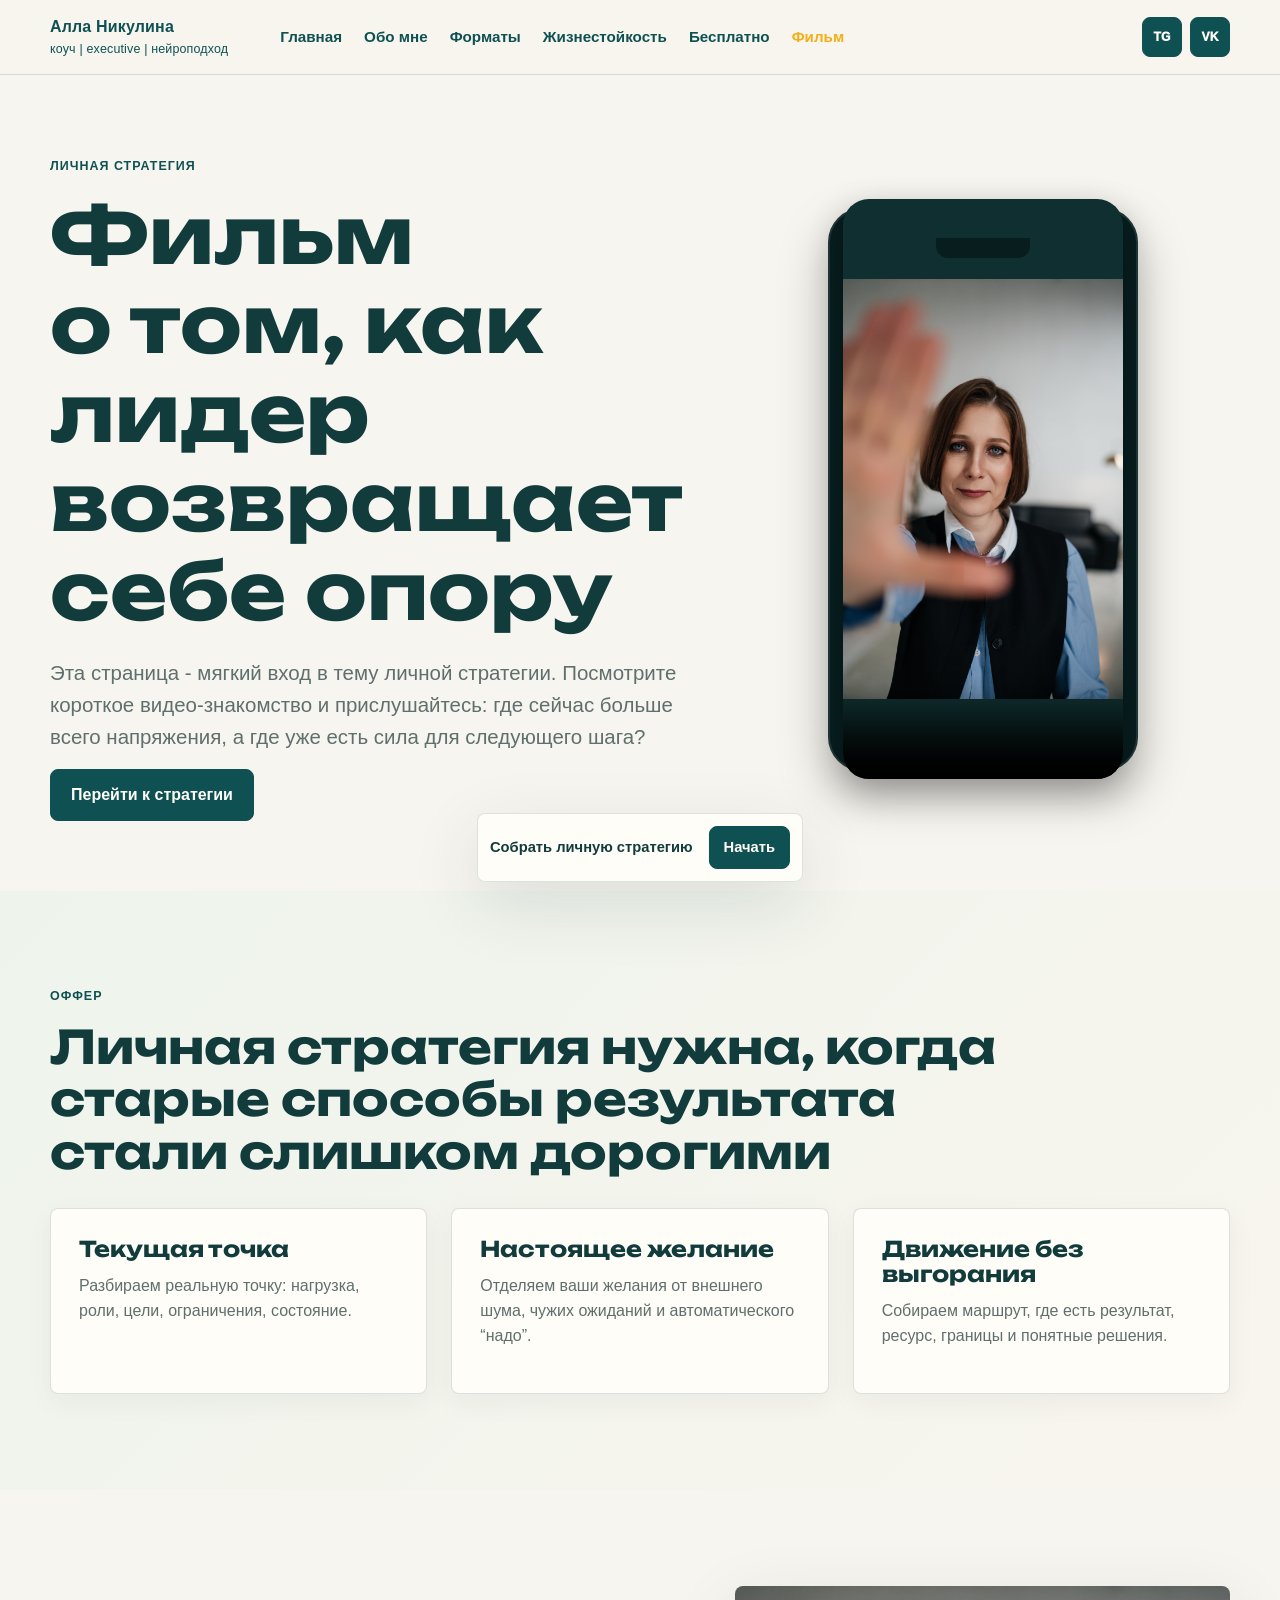
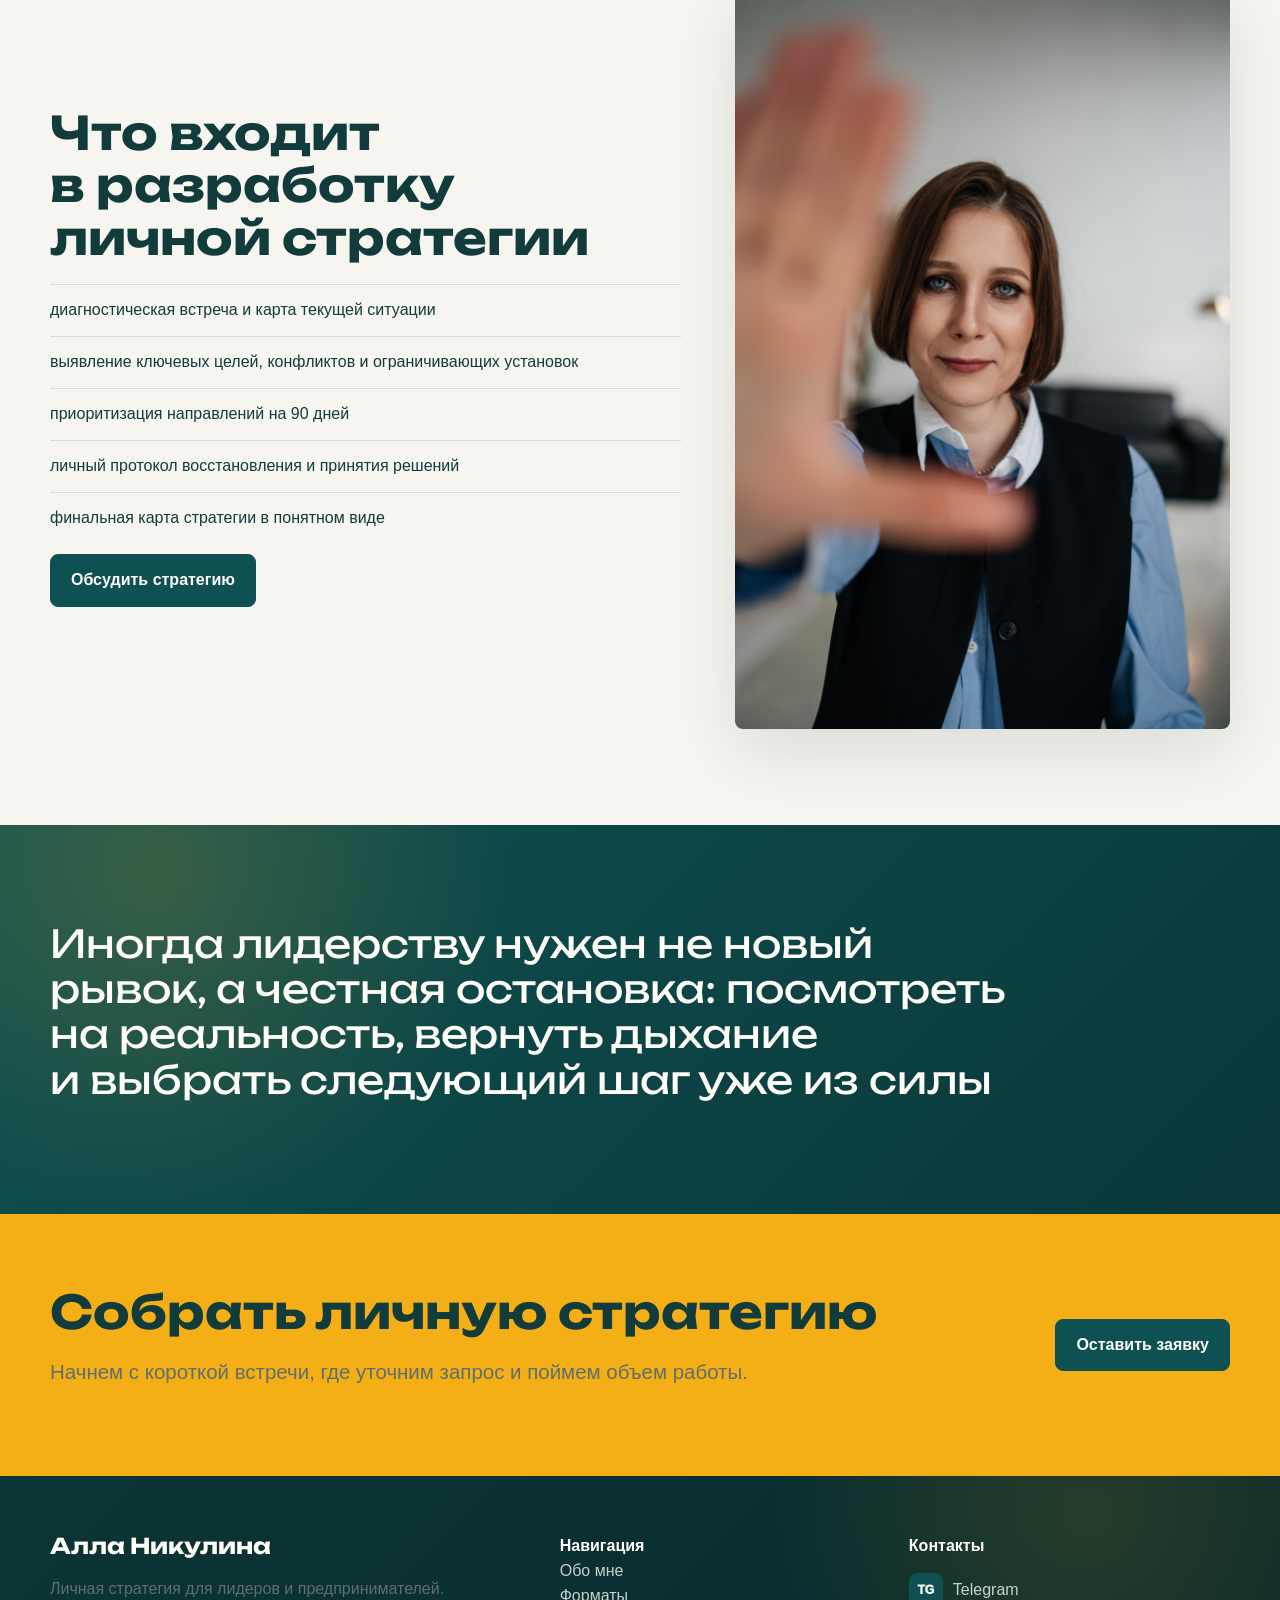
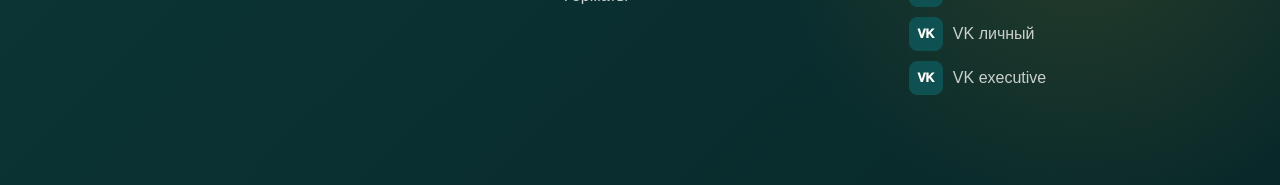
<file: docs/film.html>
<!doctype html>
<html lang="ru">
<head>
  <meta charset="utf-8"><meta name="viewport" content="width=device-width, initial-scale=1">
  <title>Фильм и личная стратегия - Алла Никулина</title>
  <link rel="stylesheet" href="assets/css/styles.css">
</head>
<body>
  <header class="topbar"><div class="container nav"><a class="brand" href="index.html">Алла Никулина <span>коуч | executive | нейроподход</span></a><nav class="menu"><a href="index.html">Главная</a><a href="about.html">Обо мне</a><a href="formats.html">Форматы</a><a href="resilience.html">Жизнестойкость</a><a href="resources.html">Бесплатно</a><a class="active" href="film.html">Фильм</a></nav><a class="btn small primary js-open-form" href="#contact-form">Записаться</a><button class="nav-toggle" type="button">Меню</button></div></header>
  <main>
    <section class="page-hero">
      <div class="container split">
        <div data-reveal>
          <div class="eyebrow">Личная стратегия</div>
          <h1>Фильм о том, как лидер возвращает себе опору</h1>
          <p class="lead">Эта страница - мягкий вход в тему личной стратегии. Посмотрите короткое видео-знакомство и прислушайтесь: где сейчас больше всего напряжения, а где уже есть сила для следующего шага?</p>
          <a class="btn primary" href="#strategy">Перейти к стратегии</a>
        </div>
        <div class="video-box phone-video" data-reveal><video controls preload="metadata" poster="assets/img/alla-close.jpg"></video></div>
      </div>
    </section>
    <section class="section soft" id="strategy">
      <div class="container">
        <div class="eyebrow" data-reveal>Оффер</div>
        <h2 data-reveal>Личная стратегия нужна, когда старые способы результата стали слишком дорогими</h2>
        <div class="grid-3" style="margin-top:30px">
          <article class="card" data-reveal><h3>Текущая точка</h3><p class="muted">Разбираем реальную точку: нагрузка, роли, цели, ограничения, состояние.</p></article>
          <article class="card" data-reveal><h3>Настоящее желание</h3><p class="muted">Отделяем ваши желания от внешнего шума, чужих ожиданий и автоматического “надо”.</p></article>
          <article class="card" data-reveal><h3>Движение без выгорания</h3><p class="muted">Собираем маршрут, где есть результат, ресурс, границы и понятные решения.</p></article>
        </div>
      </div>
    </section>
    <section class="section">
      <div class="container split reverse">
        <div data-reveal>
          <h2>Что входит в разработку личной стратегии</h2>
          <ul class="list"><li>диагностическая встреча и карта текущей ситуации</li><li>выявление ключевых целей, конфликтов и ограничивающих установок</li><li>приоритизация направлений на 90 дней</li><li>личный протокол восстановления и принятия решений</li><li>финальная карта стратегии в понятном виде</li></ul>
          <a class="btn primary js-open-form" href="#contact-form" style="margin-top:24px">Обсудить стратегию</a>
        </div>
        <div class="photo" data-reveal><img src="assets/img/alla-close.jpg" alt="Алла Никулина крупный портрет"></div>
      </div>
    </section>
    <section class="section dark">
      <div class="container">
        <p class="quote" data-reveal>Иногда лидерству нужен не новый рывок, а честная остановка: посмотреть на реальность, вернуть дыхание и выбрать следующий шаг уже из силы</p>
      </div>
    </section>
    <section class="cta-band"><div class="container cta-inner"><div><h2>Собрать личную стратегию</h2><p class="lead">Начнем с короткой встречи, где уточним запрос и поймем объем работы.</p></div><a class="btn primary js-open-form" href="#contact-form">Оставить заявку</a></div></section>
  </main>
  <footer class="footer"><div class="container footer-grid"><div><h3>Алла Никулина</h3><p class="muted">Личная стратегия для лидеров и предпринимателей.</p></div><div><strong>Навигация</strong><p><a href="about.html">Обо мне</a><br><a href="formats.html">Форматы</a></p></div><div><strong>Контакты</strong><div class="contact-list"><a class="contact-link" href="https://t.me/coach_nikulina_alla"><span class="icon-link">TG</span><span>Telegram</span></a><a class="contact-link" href="https://vk.com/coach_nikulina_alla"><span class="icon-link">VK</span><span>VK личный</span></a><a class="contact-link" href="https://vk.com/neurocoach_nikulina"><span class="icon-link">VK</span><span>VK executive</span></a></div></div></div></footer>
  <div class="float-cta"><p>Собрать личную стратегию</p><a class="btn small primary js-open-form" href="#contact-form">Начать</a></div><script src="assets/js/main.js"></script>
</body>
</html>
</file>
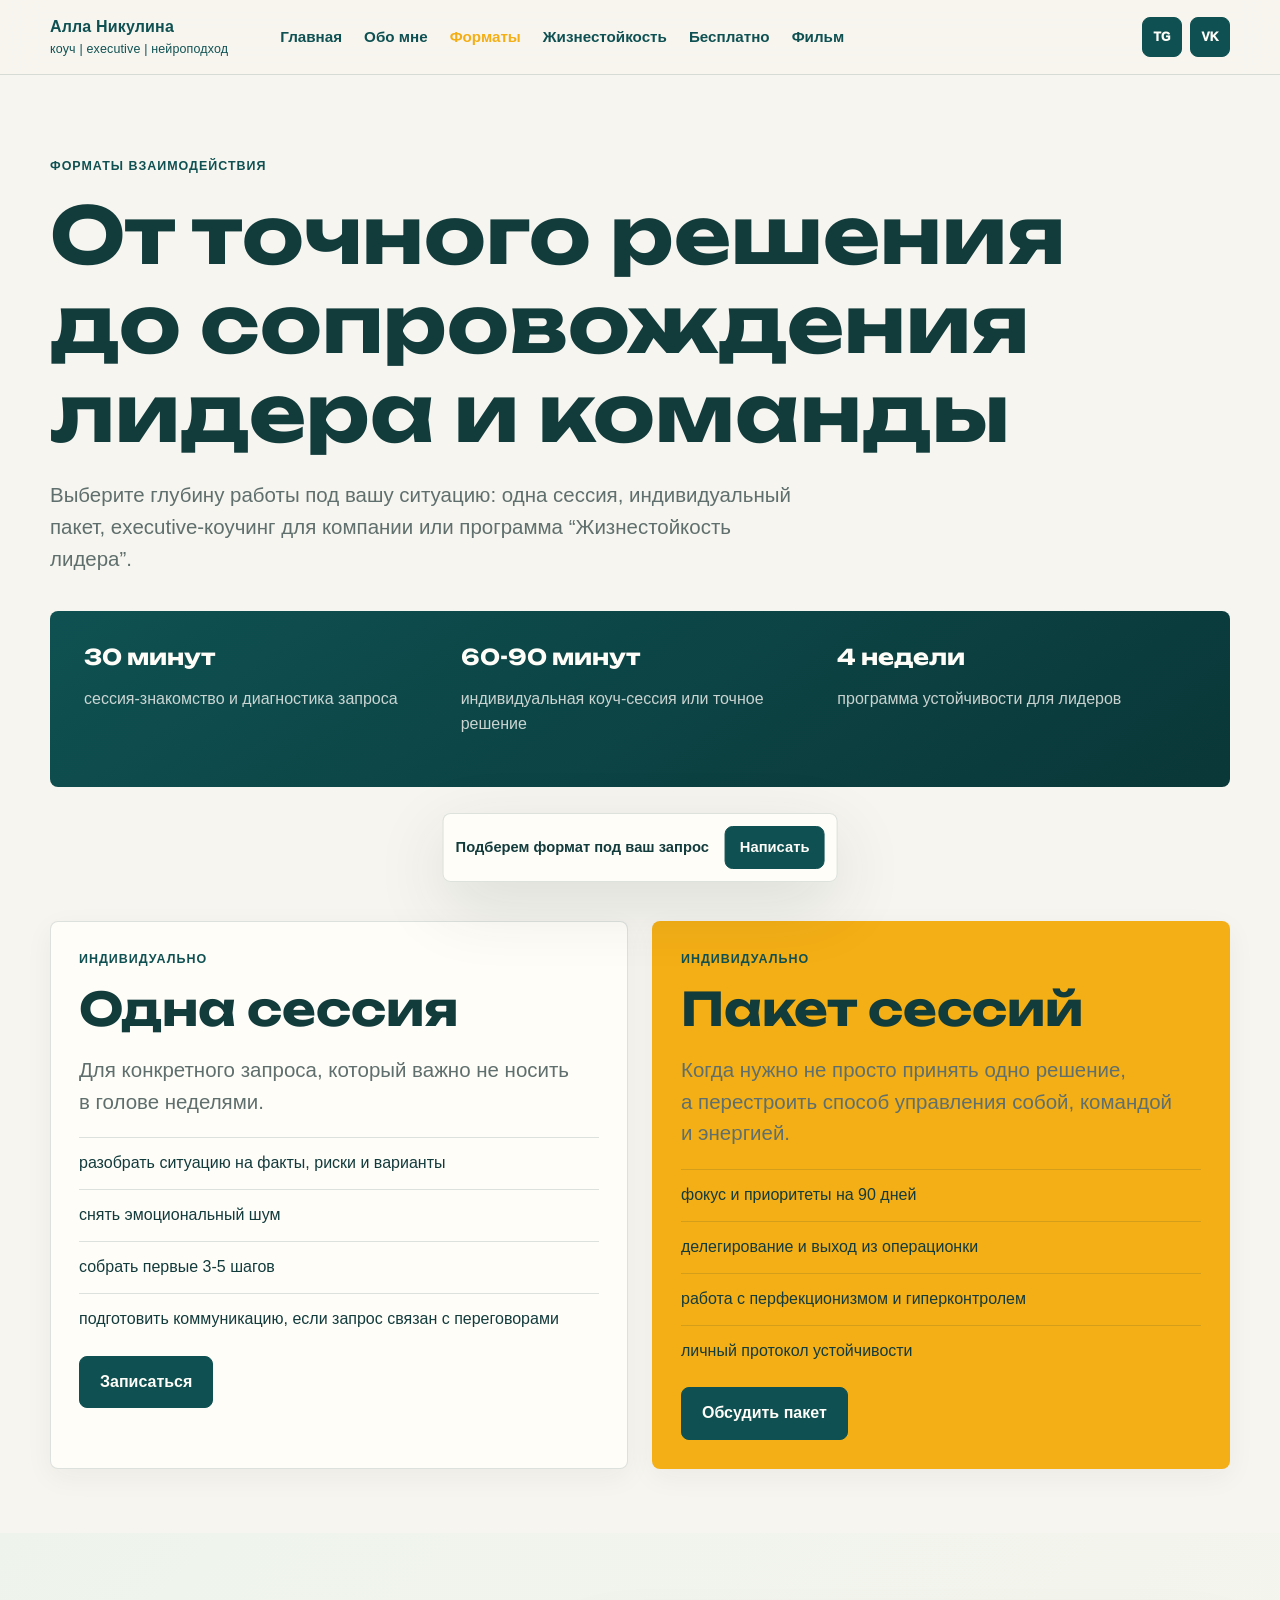
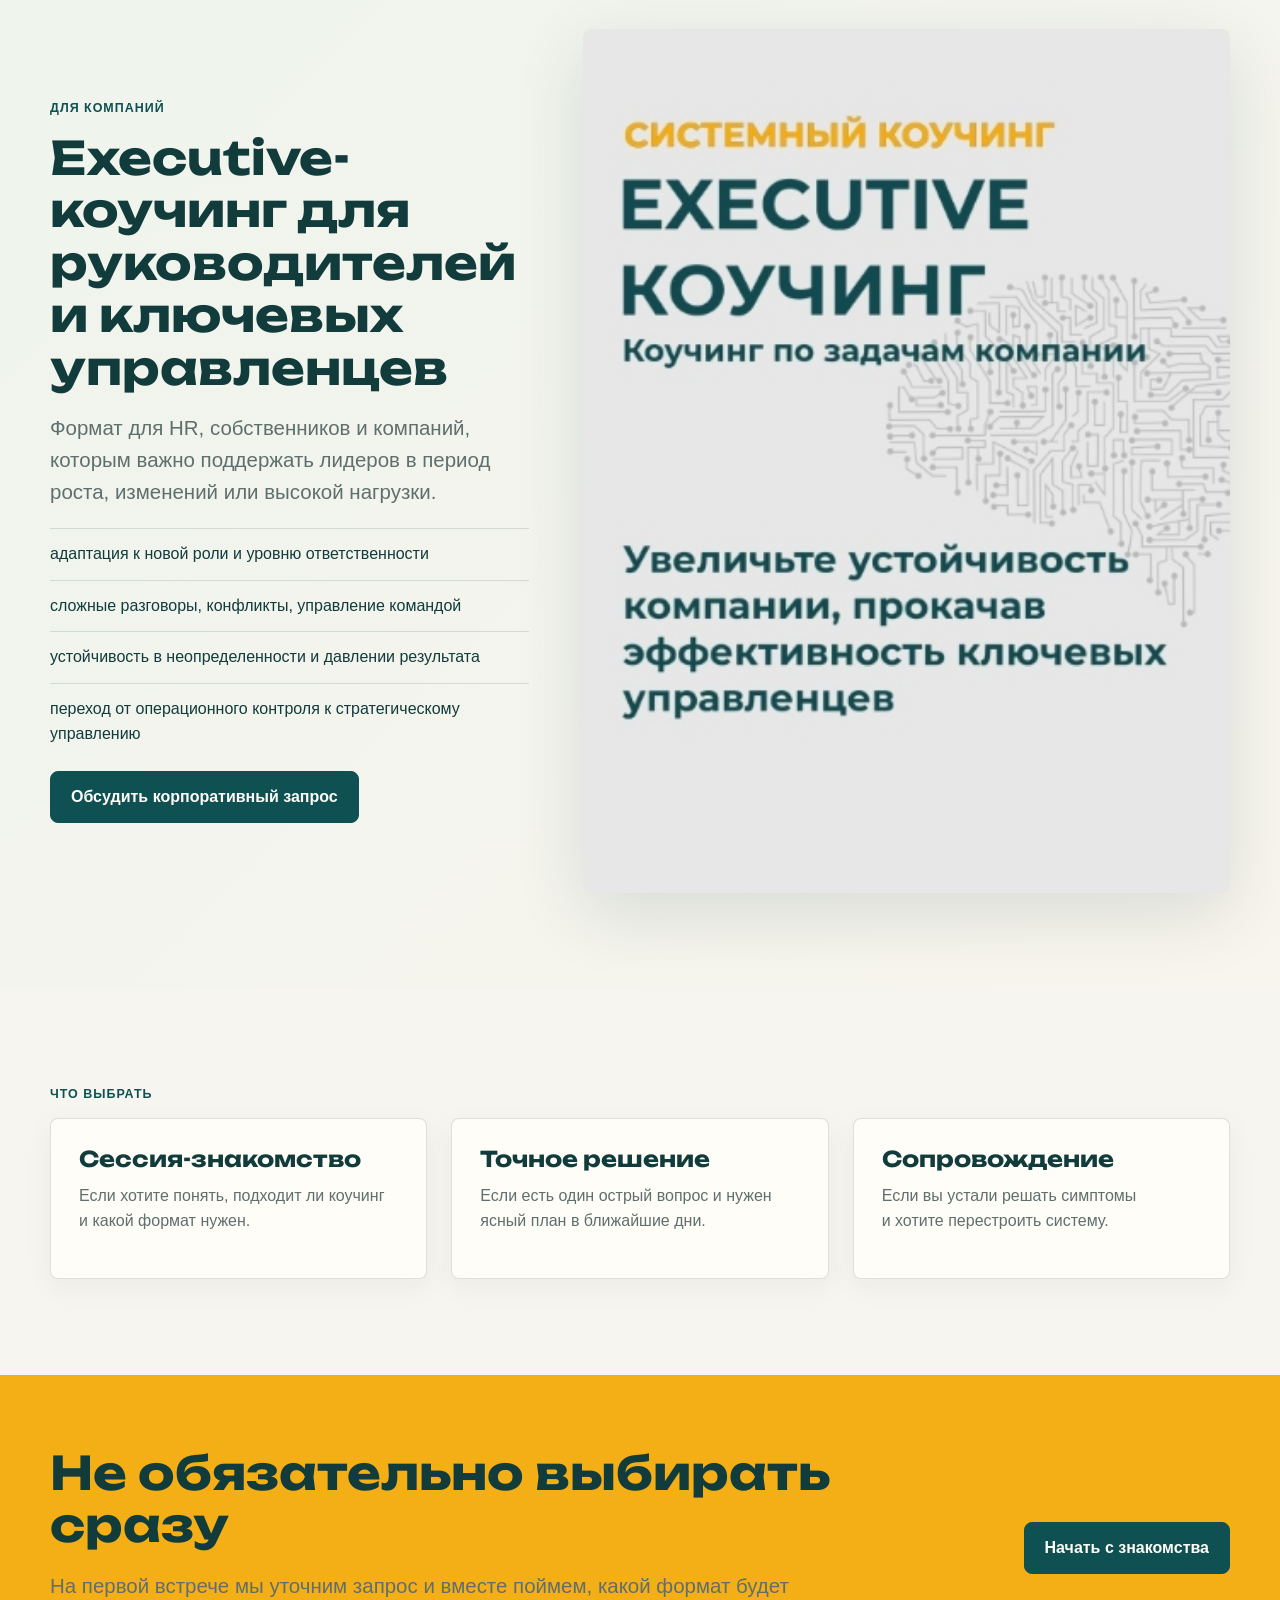
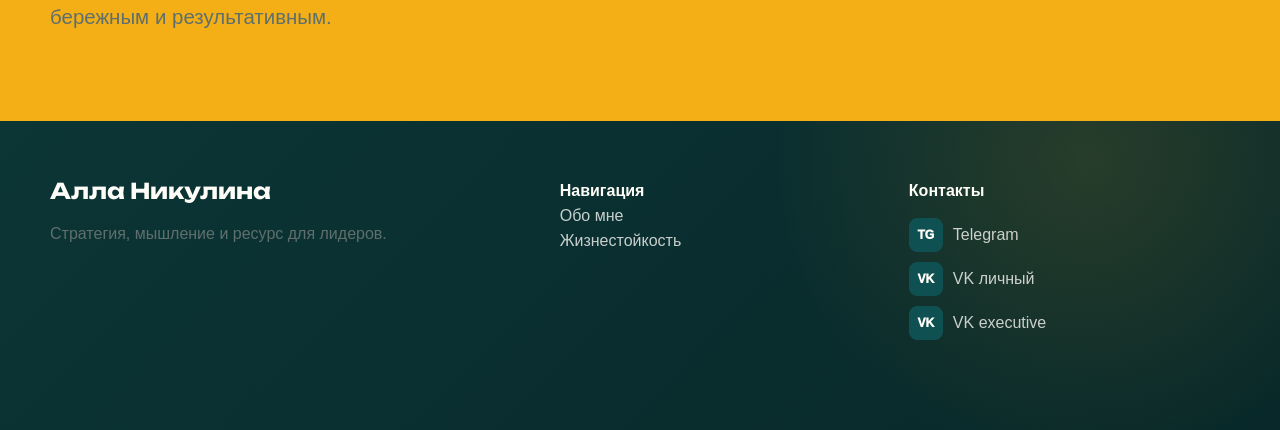
<file: docs/formats.html>
<!doctype html>
<html lang="ru">
<head>
  <meta charset="utf-8"><meta name="viewport" content="width=device-width, initial-scale=1">
  <title>Форматы работы - Алла Никулина</title>
  <link rel="stylesheet" href="assets/css/styles.css">
</head>
<body>
  <header class="topbar"><div class="container nav"><a class="brand" href="index.html">Алла Никулина <span>коуч | executive | нейроподход</span></a><nav class="menu"><a href="index.html">Главная</a><a href="about.html">Обо мне</a><a class="active" href="formats.html">Форматы</a><a href="resilience.html">Жизнестойкость</a><a href="resources.html">Бесплатно</a><a href="film.html">Фильм</a></nav><a class="btn small primary js-open-form" href="#contact-form">Записаться</a><button class="nav-toggle" type="button">Меню</button></div></header>
  <main>
    <section class="page-hero">
      <div class="container">
        <div class="eyebrow" data-reveal>Форматы взаимодействия</div>
        <h1 data-reveal>От точного решения до сопровождения лидера и команды</h1>
        <p class="lead" data-reveal>Выберите глубину работы под вашу ситуацию: одна сессия, индивидуальный пакет, executive-коучинг для компании или программа “Жизнестойкость лидера”.</p>
        <div class="hero-panel" data-reveal>
          <div><h3>30 минут</h3><p>сессия-знакомство и диагностика запроса</p></div>
          <div><h3>60-90 минут</h3><p>индивидуальная коуч-сессия или точное решение</p></div>
          <div><h3>4 недели</h3><p>программа устойчивости для лидеров</p></div>
        </div>
      </div>
    </section>
    <section class="section tight" id="individual">
      <div class="container grid-2">
        <article class="card" data-reveal>
          <div class="eyebrow">Индивидуально</div>
          <h2>Одна сессия</h2>
          <p class="lead">Для конкретного запроса, который важно не носить в голове неделями.</p>
          <ul class="list"><li>разобрать ситуацию на факты, риски и варианты</li><li>снять эмоциональный шум</li><li>собрать первые 3-5 шагов</li><li>подготовить коммуникацию, если запрос связан с переговорами</li></ul>
          <a class="btn primary js-open-form" href="#contact-form" style="margin-top:24px">Записаться</a>
        </article>
        <article class="card yellow" data-reveal>
          <div class="eyebrow">Индивидуально</div>
          <h2>Пакет сессий</h2>
          <p class="lead">Когда нужно не просто принять одно решение, а перестроить способ управления собой, командой и энергией.</p>
          <ul class="list"><li>фокус и приоритеты на 90 дней</li><li>делегирование и выход из операционки</li><li>работа с перфекционизмом и гиперконтролем</li><li>личный протокол устойчивости</li></ul>
          <a class="btn primary js-open-form" href="#contact-form" style="margin-top:24px">Обсудить пакет</a>
        </article>
      </div>
    </section>
    <section class="section soft" id="executive">
      <div class="container split">
        <div data-reveal>
          <div class="eyebrow">Для компаний</div>
          <h2>Executive-коучинг для руководителей и ключевых управленцев</h2>
          <p class="lead">Формат для HR, собственников и компаний, которым важно поддержать лидеров в период роста, изменений или высокой нагрузки.</p>
          <ul class="list"><li>адаптация к новой роли и уровню ответственности</li><li>сложные разговоры, конфликты, управление командой</li><li>устойчивость в неопределенности и давлении результата</li><li>переход от операционного контроля к стратегическому управлению</li></ul>
          <a class="btn primary" href="https://vk.com/neurocoach_nikulina" style="margin-top:24px">Обсудить корпоративный запрос</a>
        </div>
        <div class="photo" data-reveal><img src="assets/img/visual-executive.jpg" alt="Executive коучинг"></div>
      </div>
    </section>
    <section class="section">
      <div class="container">
        <div class="eyebrow" data-reveal>Что выбрать</div>
        <div class="grid-3">
          <article class="card" data-reveal><h3>Сессия-знакомство</h3><p class="muted">Если хотите понять, подходит ли коучинг и какой формат нужен.</p></article>
          <article class="card" data-reveal><h3>Точное решение</h3><p class="muted">Если есть один острый вопрос и нужен ясный план в ближайшие дни.</p></article>
          <article class="card" data-reveal><h3>Сопровождение</h3><p class="muted">Если вы устали решать симптомы и хотите перестроить систему.</p></article>
        </div>
      </div>
    </section>
    <section class="cta-band"><div class="container cta-inner"><div><h2>Не обязательно выбирать сразу</h2><p class="lead">На первой встрече мы уточним запрос и вместе поймем, какой формат будет бережным и результативным.</p></div><a class="btn primary js-open-form" href="#contact-form">Начать с знакомства</a></div></section>
  </main>
  <footer class="footer"><div class="container footer-grid"><div><h3>Алла Никулина</h3><p class="muted">Стратегия, мышление и ресурс для лидеров.</p></div><div><strong>Навигация</strong><p><a href="about.html">Обо мне</a><br><a href="resilience.html">Жизнестойкость</a></p></div><div><strong>Контакты</strong><div class="contact-list"><a class="contact-link" href="https://t.me/coach_nikulina_alla"><span class="icon-link">TG</span><span>Telegram</span></a><a class="contact-link" href="https://vk.com/coach_nikulina_alla"><span class="icon-link">VK</span><span>VK личный</span></a><a class="contact-link" href="https://vk.com/neurocoach_nikulina"><span class="icon-link">VK</span><span>VK executive</span></a></div></div></div></footer>
  <div class="float-cta"><p>Подберем формат под ваш запрос</p><a class="btn small primary" href="https://t.me/coach_nikulina_alla">Написать</a></div><script src="assets/js/main.js"></script>
</body>
</html>
</file>
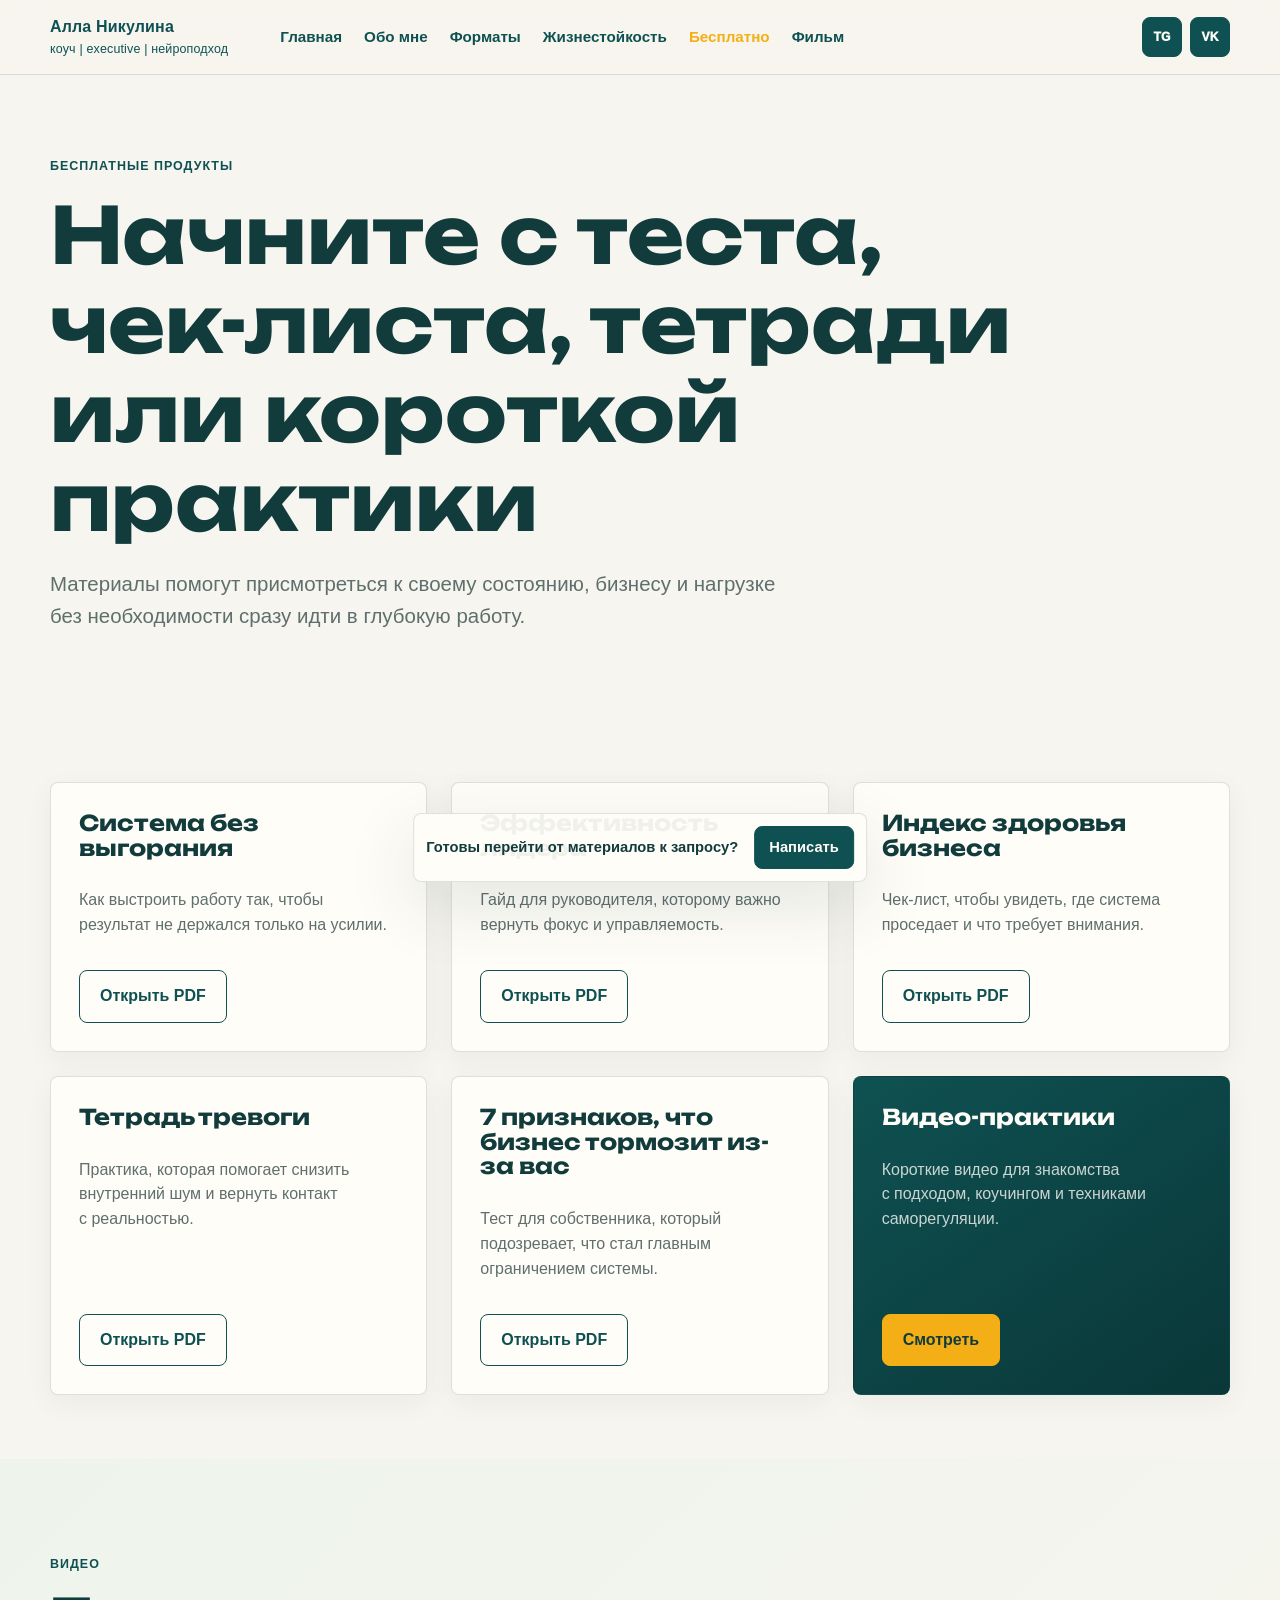
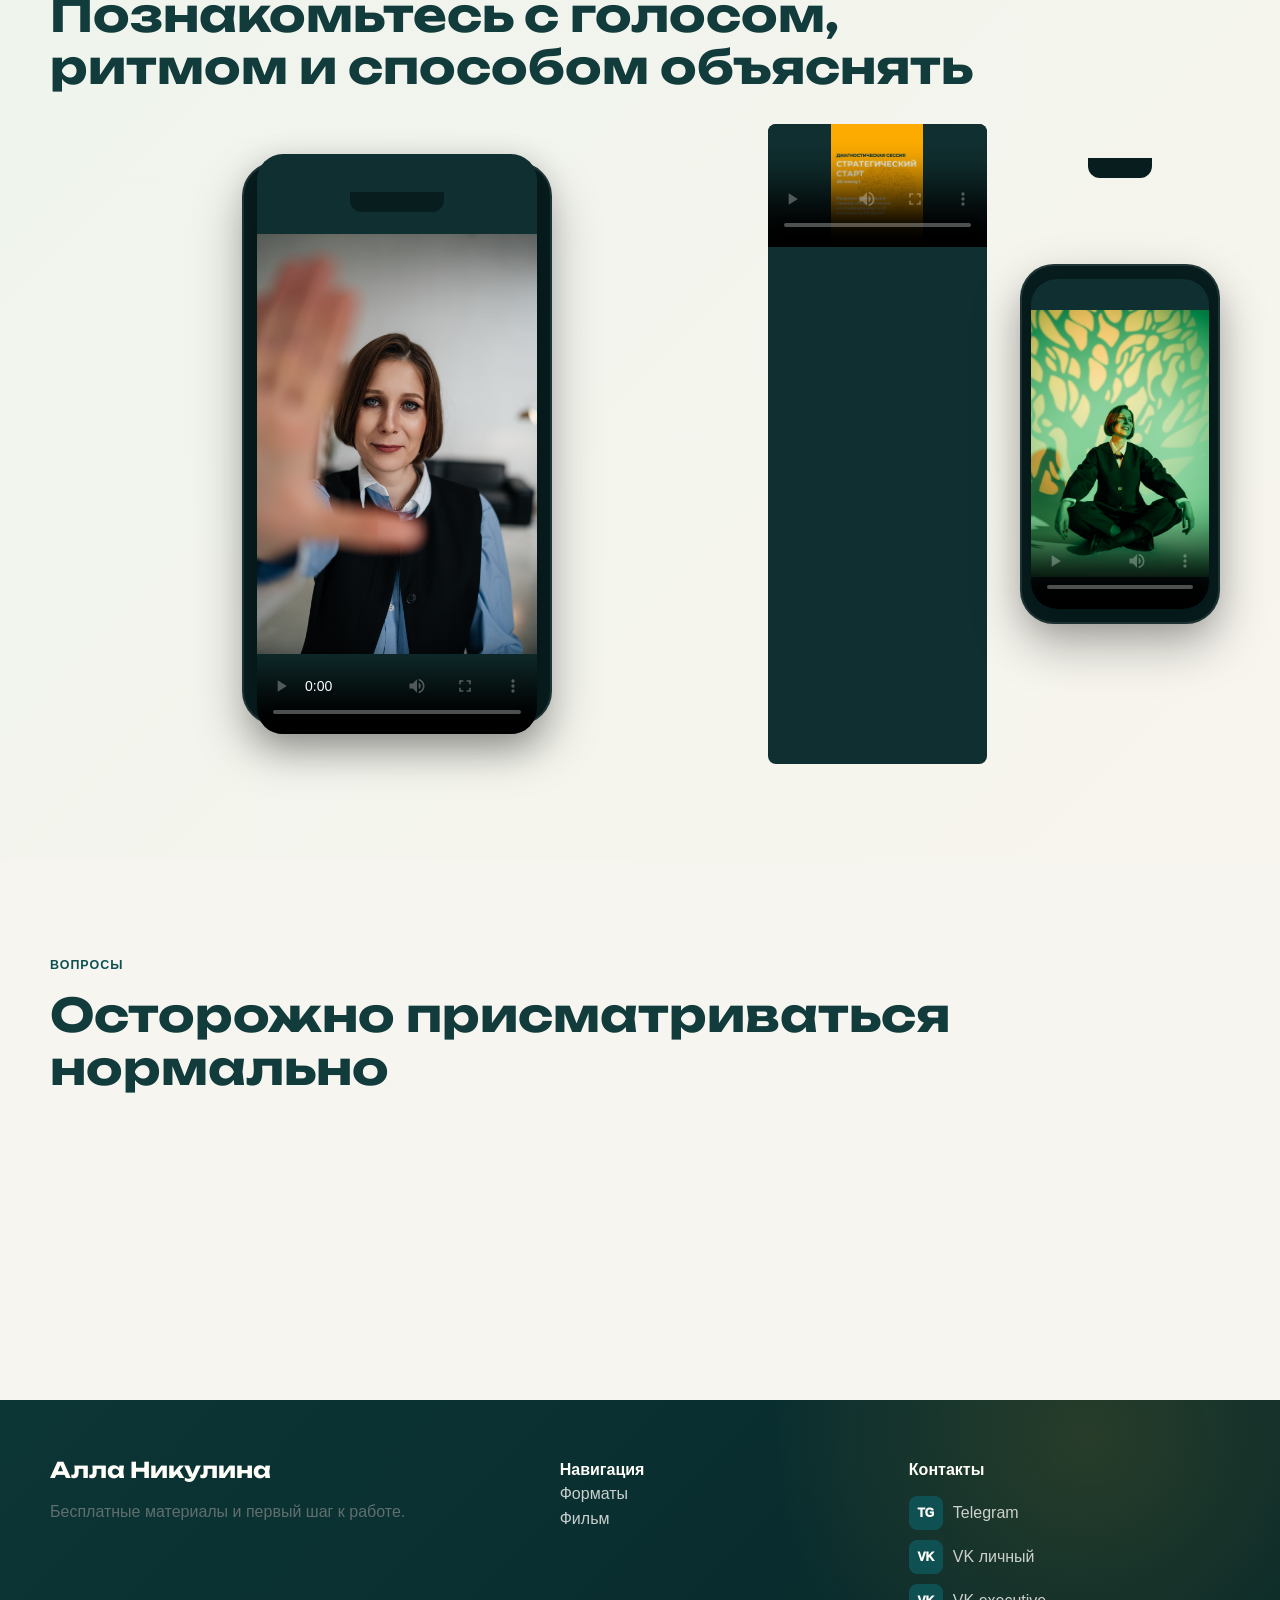
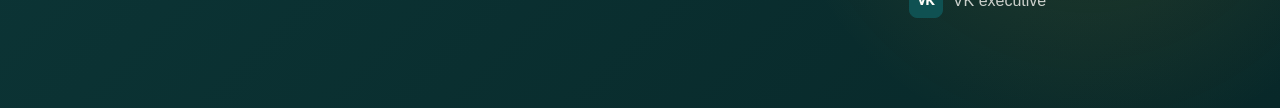
<file: docs/resources.html>
<!doctype html>
<html lang="ru">
<head>
  <meta charset="utf-8"><meta name="viewport" content="width=device-width, initial-scale=1">
  <title>Бесплатные материалы - Алла Никулина</title>
  <link rel="stylesheet" href="assets/css/styles.css">
</head>
<body>
  <header class="topbar"><div class="container nav"><a class="brand" href="index.html">Алла Никулина <span>коуч | executive | нейроподход</span></a><nav class="menu"><a href="index.html">Главная</a><a href="about.html">Обо мне</a><a href="formats.html">Форматы</a><a href="resilience.html">Жизнестойкость</a><a class="active" href="resources.html">Бесплатно</a><a href="film.html">Фильм</a></nav><a class="btn small primary js-open-form" href="#contact-form">Записаться</a><button class="nav-toggle" type="button">Меню</button></div></header>
  <main>
    <section class="page-hero">
      <div class="container">
        <div class="eyebrow" data-reveal>Бесплатные продукты</div>
        <h1 data-reveal>Начните с теста, чек-листа, тетради или короткой практики</h1>
        <p class="lead" data-reveal>Материалы помогут присмотреться к своему состоянию, бизнесу и нагрузке без необходимости сразу идти в глубокую работу.</p>
      </div>
    </section>
    <section class="section tight">
      <div class="container grid-3">
        <article class="card resource-card" data-reveal><h3>Система без выгорания</h3><p class="muted">Как выстроить работу так, чтобы результат не держался только на усилии.</p><a class="btn ghost" href="assets/docs/system-without-burnout.pdf">Открыть PDF</a></article>
        <article class="card resource-card" data-reveal><h3>Эффективность лидера</h3><p class="muted">Гайд для руководителя, которому важно вернуть фокус и управляемость.</p><a class="btn ghost" href="assets/docs/leader-effectiveness.pdf">Открыть PDF</a></article>
        <article class="card resource-card" data-reveal><h3>Индекс здоровья бизнеса</h3><p class="muted">Чек-лист, чтобы увидеть, где система проседает и что требует внимания.</p><a class="btn ghost" href="assets/docs/business-health-index.pdf">Открыть PDF</a></article>
        <article class="card resource-card" data-reveal><h3>Тетрадь тревоги</h3><p class="muted">Практика, которая помогает снизить внутренний шум и вернуть контакт с реальностью.</p><a class="btn ghost" href="assets/docs/anxiety-workbook.pdf">Открыть PDF</a></article>
        <article class="card resource-card" data-reveal><h3>7 признаков, что бизнес тормозит из-за вас</h3><p class="muted">Тест для собственника, который подозревает, что стал главным ограничением системы.</p><a class="btn ghost" href="assets/docs/business-slowdown-test.pdf">Открыть PDF</a></article>
        <article class="card green resource-card" data-reveal><h3>Видео-практики</h3><p>Короткие видео для знакомства с подходом, коучингом и техниками саморегуляции.</p><a class="btn yellow" href="#video">Смотреть</a></article>
      </div>
    </section>
    <section class="section soft" id="video">
      <div class="container">
        <div class="eyebrow" data-reveal>Видео</div>
        <h2 data-reveal>Познакомьтесь с голосом, ритмом и способом объяснять</h2>
        <div class="video-grid" style="margin-top:30px">
          <div class="video-box phone-video" data-reveal><video controls preload="metadata" poster="assets/img/alla-close.jpg"></video></div>
          <div class="grid-2">
            <div class="video-box" data-reveal><video controls preload="metadata" poster="assets/img/visual-start.jpg"></video></div>
            <div class="video-box phone-video" data-reveal><video controls preload="metadata" poster="assets/img/alla-sitting.jpg"></video></div>
          </div>
        </div>
      </div>
    </section>
    <section class="section faq">
      <div class="container">
        <div class="eyebrow" data-reveal>Вопросы</div>
        <h2 data-reveal>Осторожно присматриваться нормально</h2>
        <details data-reveal><summary>Можно ли начать только с бесплатных материалов?</summary><p>Да. Иногда человеку сначала важно увидеть, как он формулирует запрос, и только потом решать, нужна ли сессия.</p></details>
        <details data-reveal><summary>Что делать, если запрос пока размытый?</summary><p>С этим как раз можно прийти на сессию-знакомство. Не нужно заранее приносить идеальную формулировку.</p></details>
        <details data-reveal><summary>Коучинг заменяет психолога?</summary><p>Нет. Коучинг работает с целями, будущим, ресурсом и действиями. Если нужен другой формат помощи, это важно признать честно.</p></details>
      </div>
    </section>
  </main>
  <footer class="footer"><div class="container footer-grid"><div><h3>Алла Никулина</h3><p class="muted">Бесплатные материалы и первый шаг к работе.</p></div><div><strong>Навигация</strong><p><a href="formats.html">Форматы</a><br><a href="film.html">Фильм</a></p></div><div><strong>Контакты</strong><div class="contact-list"><a class="contact-link" href="https://t.me/coach_nikulina_alla"><span class="icon-link">TG</span><span>Telegram</span></a><a class="contact-link" href="https://vk.com/coach_nikulina_alla"><span class="icon-link">VK</span><span>VK личный</span></a><a class="contact-link" href="https://vk.com/neurocoach_nikulina"><span class="icon-link">VK</span><span>VK executive</span></a></div></div></div></footer>
  <div class="float-cta"><p>Готовы перейти от материалов к запросу?</p><a class="btn small primary" href="https://t.me/coach_nikulina_alla">Написать</a></div><script src="assets/js/main.js"></script>
</body>
</html>
</file>
<file: docs/assets/css/styles.css>
@import url('https://fonts.googleapis.com/css2?family=Unbounded:wght@500;600;700;800&display=swap');

:root {
  --bg: #f7f5ef;
  --paper: #fffdf8;
  --ink: #123b3c;
  --muted: #5f6f6d;
  --green: #0f5152;
  --green-2: #174845;
  --green-deep: #0a3738;
  --mint: #dfeee6;
  --yellow: #f4af16;
  --coral: #d96952;
  --line: rgba(18, 59, 60, .14);
  --shadow: 0 22px 70px rgba(13, 47, 48, .12);
  --radius: 8px;
  --max: 1180px;
}

* { box-sizing: border-box; }
html { scroll-behavior: smooth; }
body {
  margin: 0;
  background: var(--bg);
  color: var(--ink);
  font-family: "Gotham Pro", Gotham, Arial, sans-serif;
  line-height: 1.55;
}
body.nav-open { overflow: hidden; }
body.nav-open::before {
  background: rgba(8, 40, 41, .36);
  bottom: 0;
  content: "";
  left: 0;
  position: fixed;
  right: 0;
  top: 0;
  z-index: 55;
}
img, video { max-width: 100%; display: block; }
a { color: inherit; text-decoration: none; }
p { margin: 0 0 1rem; }

.container { width: min(var(--max), calc(100% - 40px)); margin: 0 auto; }
.section { padding: 96px 0; }
.section.tight { padding: 64px 0; }
.eyebrow {
  color: var(--green);
  font-size: .78rem;
  font-weight: 800;
  letter-spacing: .08em;
  margin-bottom: 14px;
  text-transform: uppercase;
}
h1, h2, h3 {
  font-family: "Unbounded", "Gotham Pro", Arial, sans-serif;
  line-height: 1.14;
  margin: 0;
  letter-spacing: 0;
}
h1 { font-size: clamp(2.2rem, 6.1vw, 5.85rem); max-width: 1020px; }
h2 { font-size: clamp(1.75rem, 3.6vw, 3.75rem); max-width: 960px; }
h3 { font-size: clamp(1.15rem, 1.7vw, 1.58rem); }
h1 + .lead, h1 + p, h2 + .lead, h2 + p, h3 + p, h3 + .muted { margin-top: 18px; }
.card h3 + p, .card h3 + .muted { margin-top: 12px; }
.lead { color: var(--muted); font-size: clamp(1.05rem, 1.6vw, 1.35rem); max-width: 760px; }
.text-wide { max-width: 860px; }
.accent { color: var(--yellow); }

.topbar {
  position: sticky;
  top: 0;
  z-index: 50;
  background: rgba(247, 245, 239, .94);
  border-bottom: 1px solid var(--line);
  backdrop-filter: blur(16px);
}
.nav {
  align-items: center;
  display: flex;
  gap: 24px;
  min-height: 74px;
  justify-content: space-between;
}
.brand {
  display: grid;
  gap: 0;
  font-weight: 650;
  letter-spacing: .01em;
  color: var(--green);
  margin-right: 28px;
}
.brand span { color: var(--green); font-size: .78rem; font-weight: 400; }
.menu {
  align-items: center;
  display: flex;
  gap: 22px;
  color: var(--green);
  font-size: .95rem;
  font-weight: 750;
}
.menu a { opacity: 1; }
.menu a:hover, .menu a.active { color: var(--yellow); }
.nav-toggle { display: none; }
.topbar .btn { display: none; }
.header-contacts {
  align-items: center;
  display: flex;
  gap: 8px;
  margin-left: auto;
}
.icon-link {
  align-items: center;
  background: var(--green);
  border: 1px solid var(--green);
  border-radius: var(--radius);
  color: #fffdf8;
  display: inline-flex;
  font-size: .76rem;
  font-weight: 950;
  height: 40px;
  justify-content: center;
  width: 40px;
}
.icon-link:hover { background: var(--yellow); border-color: var(--yellow); color: var(--ink); }

.btn {
  align-items: center;
  border: 1px solid var(--green);
  border-radius: var(--radius);
  cursor: pointer;
  display: inline-flex;
  font-weight: 850;
  gap: 10px;
  justify-content: center;
  min-height: 48px;
  padding: 13px 20px;
  transition: transform .2s ease, box-shadow .2s ease, background .2s ease;
}
.btn:hover { transform: translateY(-2px); box-shadow: var(--shadow); }
.btn.primary { background: var(--green); color: #fffdf8; }
.btn.yellow { background: var(--yellow); border-color: var(--yellow); color: var(--ink); }
.btn.ghost { background: transparent; color: var(--green); }
.btn.small { min-height: 40px; padding: 9px 14px; font-size: .92rem; }

.hero {
  min-height: calc(100vh - 74px);
  padding: 42px 0 34px;
  display: grid;
  align-items: end;
}
.hero-grid {
  display: grid;
  grid-template-columns: minmax(0, 1.05fr) minmax(330px, .72fr);
  gap: 42px;
  align-items: end;
}
.hero-copy { padding: 58px 0 34px; }
.hero-copy .lead { margin: 28px 0 30px; }
.hero-actions { display: flex; flex-wrap: wrap; gap: 12px; margin: 26px 0 20px; }
.micro { color: var(--muted); font-size: .92rem; max-width: 560px; }
.hero-media {
  min-height: 560px;
  position: relative;
  overflow: hidden;
  border-radius: var(--radius);
  background: var(--green);
  box-shadow: var(--shadow);
}
.hero-media img {
  height: 100%;
  min-height: 560px;
  object-fit: cover;
  object-position: 52% 35%;
  width: 100%;
}
.hero-badge {
  position: absolute;
  left: 22px;
  right: 22px;
  bottom: 22px;
  background: rgba(255,253,248,.9);
  border: 1px solid rgba(255,255,255,.5);
  border-radius: var(--radius);
  padding: 18px;
  backdrop-filter: blur(14px);
}

.strip {
  border-top: 1px solid var(--line);
  border-bottom: 1px solid var(--line);
  color: var(--green);
  font-weight: 850;
  overflow: hidden;
  padding: 14px 0;
}
.strip-track {
  animation: marquee 26s linear infinite;
  display: flex;
  gap: 42px;
  white-space: nowrap;
  width: max-content;
}
@keyframes marquee { to { transform: translateX(-50%); } }

.grid-2 { display: grid; grid-template-columns: repeat(2, minmax(0, 1fr)); gap: 24px; }
.grid-3 { display: grid; grid-template-columns: repeat(3, minmax(0, 1fr)); gap: 24px; }
.card {
  background: var(--paper);
  border: 1px solid var(--line);
  border-radius: var(--radius);
  padding: 28px;
  box-shadow: 0 8px 28px rgba(13, 47, 48, .05);
}
.card.green { background: linear-gradient(145deg, var(--green), var(--green-deep)); color: #fffdf8; border-color: transparent; }
.card.green p, .card.green .muted { color: rgba(255,253,248,.78); }
.card.green .tag { border-color: rgba(255,255,255,.24); color: #fffdf8; }
.card.yellow { background: var(--yellow); border-color: transparent; }
.muted { color: var(--muted); }
.number { color: var(--yellow); font-size: 3.2rem; font-weight: 950; line-height: 1; }
.list { display: grid; gap: 13px; margin: 20px 0 0; padding: 0; list-style: none; }
.list li { border-top: 1px solid var(--line); padding-top: 13px; }
.green .list li { border-color: rgba(255,255,255,.18); }

.split {
  display: grid;
  grid-template-columns: .85fr 1.15fr;
  gap: 54px;
  align-items: center;
}
.split.reverse { grid-template-columns: 1.12fr .88fr; }
.photo {
  border-radius: var(--radius);
  overflow: hidden;
  box-shadow: var(--shadow);
}
.photo img { width: 100%; height: 100%; object-fit: cover; }
.soft { background: linear-gradient(135deg, #eef4ec 0%, #f8f5ee 100%); }
.dark {
  background: radial-gradient(circle at 12% 12%, rgba(244, 175, 22, .18), transparent 30%), linear-gradient(135deg, var(--green) 0%, var(--green-deep) 100%);
  color: #fffdf8;
}
.dark .eyebrow { color: var(--yellow); }
.dark .lead, .dark .muted { color: rgba(255,253,248,.72); }

.formats { align-items: stretch; }
.format-card {
  display: flex;
  flex-direction: column;
  min-height: 390px;
}
.format-card .btn { margin-top: auto; align-self: flex-start; }
.tag-row { display: flex; flex-wrap: wrap; gap: 8px; margin: 18px 0; }
.tag {
  border: 1px solid var(--line);
  border-radius: 999px;
  color: var(--green);
  font-size: .86rem;
  font-weight: 800;
  padding: 6px 10px;
}

.steps { counter-reset: step; }
.step {
  counter-increment: step;
  display: grid;
  grid-template-columns: 74px 1fr;
  gap: 22px;
  padding: 24px 0;
  border-top: 1px solid var(--line);
}
.step:before {
  content: counter(step, decimal-leading-zero);
  color: var(--yellow);
  font-size: 1.8rem;
  font-weight: 950;
}

.quote {
  font-family: "Unbounded", "Gotham Pro", Arial, sans-serif;
  font-size: clamp(1.45rem, 3vw, 2.6rem);
  line-height: 1.18;
  max-width: 980px;
}
.video-grid { display: grid; grid-template-columns: 1.2fr .8fr; gap: 24px; }
.video-box {
  background: #102f30;
  border-radius: var(--radius);
  overflow: hidden;
  position: relative;
}
.video-box video {
  aspect-ratio: 16 / 9;
  background: #102f30;
  height: auto;
  object-fit: contain;
  width: 100%;
}
.phone-video {
  align-items: center;
  background: transparent;
  border-radius: 0;
  box-shadow: none;
  display: flex;
  justify-content: center;
  min-height: 520px;
  overflow: visible;
  padding: 30px;
}
.phone-video::before {
  background: #071d1e;
  border-radius: 34px;
  box-shadow: inset 0 0 0 2px rgba(255,255,255,.11), 0 22px 50px rgba(0,0,0,.28);
  content: "";
  height: min(88%, 620px);
  max-height: 620px;
  max-width: 310px;
  position: absolute;
  width: min(100%, 310px);
}
.phone-video::after {
  background: #071d1e;
  border-radius: 0 0 12px 12px;
  content: "";
  height: 20px;
  left: 50%;
  position: absolute;
  top: calc(6% + 30px);
  transform: translateX(-50%);
  width: 94px;
  z-index: 2;
}
.phone-video video {
  aspect-ratio: 9 / 16;
  border-radius: 26px;
  box-shadow: 0 12px 34px rgba(0,0,0,.24);
  height: min(82vh, 580px);
  max-height: 580px;
  max-width: 280px;
  position: relative;
  width: min(100%, 280px);
  z-index: 1;
}
.video-grid .grid-2 .phone-video {
  min-height: 390px;
  padding: 18px;
}
.video-grid .grid-2 .phone-video::before {
  max-height: 360px;
  max-width: 200px;
}
.video-grid .grid-2 .phone-video::after {
  top: 34px;
  width: 64px;
}
.video-grid .grid-2 .phone-video video {
  height: 330px;
  max-height: 330px;
  max-width: 178px;
}
.resource-card {
  display: flex;
  flex-direction: column;
  gap: 16px;
  min-height: 250px;
}
.resource-card .btn { margin-top: auto; align-self: flex-start; }

.faq details {
  background: var(--paper);
  border-top: 1px solid var(--line);
  padding: 22px 0;
}
.faq summary {
  cursor: pointer;
  font-weight: 900;
  list-style: none;
}
.faq summary::-webkit-details-marker { display: none; }
.faq p { color: var(--muted); margin: 12px 0 0; max-width: 820px; }

.cta-band {
  background: var(--yellow);
  color: var(--ink);
  padding: 72px 0;
}
.cta-inner {
  align-items: center;
  display: grid;
  grid-template-columns: 1fr auto;
  gap: 28px;
}
.footer {
  background: radial-gradient(circle at 85% 12%, rgba(244, 175, 22, .13), transparent 28%), linear-gradient(135deg, #0c3536, #082829);
  color: #fffdf8;
  padding: 58px 0 90px;
}
.footer-grid {
  display: grid;
  gap: 28px;
  grid-template-columns: 1.2fr .8fr .8fr;
}
.footer a { color: rgba(255,253,248,.78); }
.footer a:hover { color: var(--yellow); }
.contact-list {
  display: grid;
  gap: 10px;
  margin-top: 14px;
}
.contact-link {
  align-items: center;
  display: inline-flex;
  gap: 10px;
  width: fit-content;
}
.contact-link .icon-link {
  flex: 0 0 auto;
  height: 34px;
  width: 34px;
}

.float-cta {
  align-items: center;
  background: rgba(255,253,248,.94);
  border: 1px solid var(--line);
  border-radius: var(--radius);
  bottom: 18px;
  box-shadow: var(--shadow);
  display: flex;
  gap: 16px;
  left: 50%;
  max-width: min(780px, calc(100% - 24px));
  padding: 12px;
  position: fixed;
  transform: translateX(-50%);
  width: max-content;
  z-index: 45;
}
.float-cta p { margin: 0; font-size: .92rem; font-weight: 800; }

.page-hero { padding: 82px 0 70px; }
.page-hero .lead { margin-top: 22px; }
.hero-panel {
  background: linear-gradient(145deg, var(--green), var(--green-deep));
  color: #fffdf8;
  margin-top: 36px;
  padding: 34px;
  border-radius: var(--radius);
  display: grid;
  grid-template-columns: 1fr 1fr 1fr;
  gap: 18px;
}
.hero-panel p { color: rgba(255,253,248,.78); }

.modal {
  align-items: center;
  background: rgba(8, 40, 41, .62);
  bottom: 0;
  display: none;
  justify-content: center;
  left: 0;
  padding: 20px;
  position: fixed;
  right: 0;
  top: 0;
  z-index: 100;
}
.modal.is-open { display: flex; }
.modal-card {
  background: var(--paper);
  border-radius: var(--radius);
  box-shadow: var(--shadow);
  max-width: 560px;
  padding: 28px;
  position: relative;
  width: min(100%, 560px);
}
.modal-close {
  background: var(--green);
  border: 0;
  border-radius: var(--radius);
  color: #fffdf8;
  cursor: pointer;
  font-weight: 950;
  height: 36px;
  position: absolute;
  right: 16px;
  top: 16px;
  width: 36px;
}
.contact-form { display: grid; gap: 14px; margin-top: 22px; }
.contact-form label { display: grid; gap: 7px; font-size: .92rem; font-weight: 850; }
.contact-form input, .contact-form textarea {
  background: #fff;
  border: 1px solid var(--line);
  border-radius: var(--radius);
  color: var(--ink);
  font: inherit;
  min-height: 46px;
  padding: 12px 13px;
}
.contact-form textarea { min-height: 110px; resize: vertical; }

[data-reveal] {
  opacity: 0;
  transform: translateY(24px);
  transition: opacity .75s ease, transform .75s ease;
}
[data-reveal].is-visible { opacity: 1; transform: none; }

@media (max-width: 960px) {
  .container { width: min(100% - 28px, var(--max)); }
  .nav-toggle {
    background: var(--green);
    border: 0;
    border-radius: var(--radius);
    color: #fff;
    display: inline-flex;
    font-weight: 900;
    padding: 10px 13px;
    position: relative;
    z-index: 70;
  }
  .nav-open .nav-toggle {
    position: fixed;
    right: 14px;
    top: 16px;
  }
  .menu {
    align-content: start;
    background: linear-gradient(180deg, #fffdf8 0%, #f7f5ef 100%);
    border-left: 1px solid var(--line);
    box-shadow: -20px 0 70px rgba(8, 40, 41, .18);
    bottom: 0;
    display: grid;
    gap: 10px;
    padding: 86px 24px 24px;
    position: fixed;
    right: -340px;
    top: 0;
    transition: right .28s ease;
    width: min(330px, calc(100vw - 28px));
    z-index: 60;
  }
  .menu a {
    background: rgba(15, 81, 82, .08);
    border-radius: var(--radius);
    color: var(--green);
    padding: 12px 14px;
  }
  .menu a:hover, .menu a.active { background: var(--yellow); color: var(--green); }
  .nav-open .menu { right: 0; }
  .hero-grid, .split, .split.reverse, .video-grid, .cta-inner, .footer-grid, .hero-panel {
    grid-template-columns: 1fr;
  }
  .brand { margin-right: 0; }
  .hero { min-height: auto; }
  .hero-media, .hero-media img { min-height: 460px; }
  .grid-3 { grid-template-columns: 1fr 1fr; }
}

@media (max-width: 680px) {
  .section { padding: 68px 0; }
  h1 { font-size: clamp(2rem, 12vw, 3.4rem); }
  h2 { font-size: clamp(1.55rem, 8vw, 2.45rem); }
  .header-contacts { gap: 6px; }
  .icon-link { height: 36px; width: 36px; }
  .phone-video {
    min-height: 460px;
    padding: 24px;
  }
  .phone-video::before {
    width: min(100%, 280px);
  }
  .phone-video video {
    height: min(74vh, 530px);
    width: min(100%, 250px);
  }
  .hero-copy { padding-top: 28px; }
  .hero-media, .hero-media img { min-height: 390px; }
  .grid-2, .grid-3 { grid-template-columns: 1fr; }
  .card { padding: 22px; }
  .step { grid-template-columns: 1fr; gap: 8px; }
  .float-cta {
    align-items: stretch;
    flex-direction: column;
    width: calc(100% - 24px);
  }
  .float-cta .btn { width: 100%; }
}
</file>
